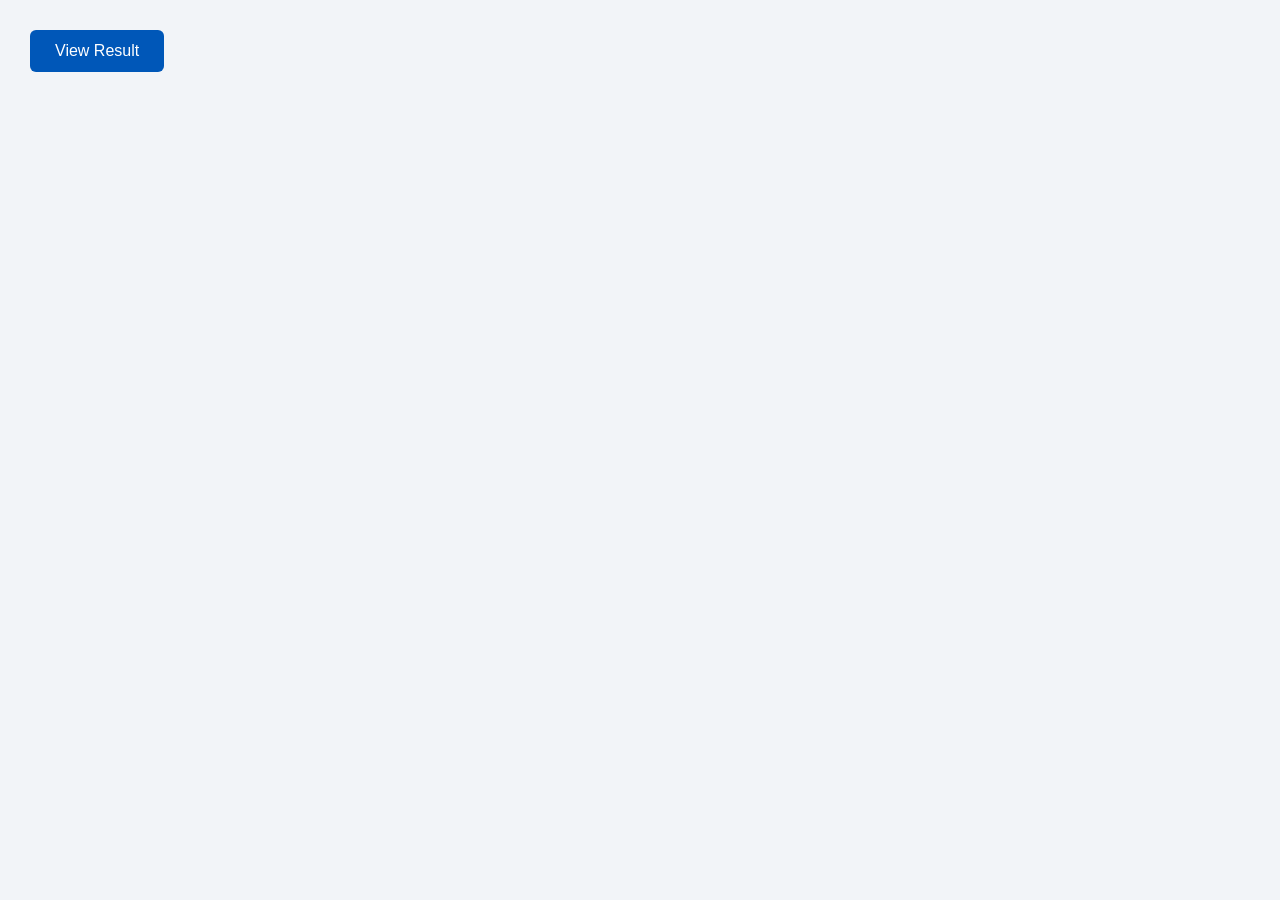
<file: index.html>
<!DOCTYPE html>
<html lang="en">
<head>
    <meta charset="UTF-8">
    <meta name="viewport" content="width=device-width, initial-scale=1.0">
    <title>Genesis Examination Portal</title>
    <link rel="stylesheet" href="style.css">
</head>
<body>


   <button onclick="window.location.href='result.html'">
    View Result
</button>


</body>
</html>
</file>
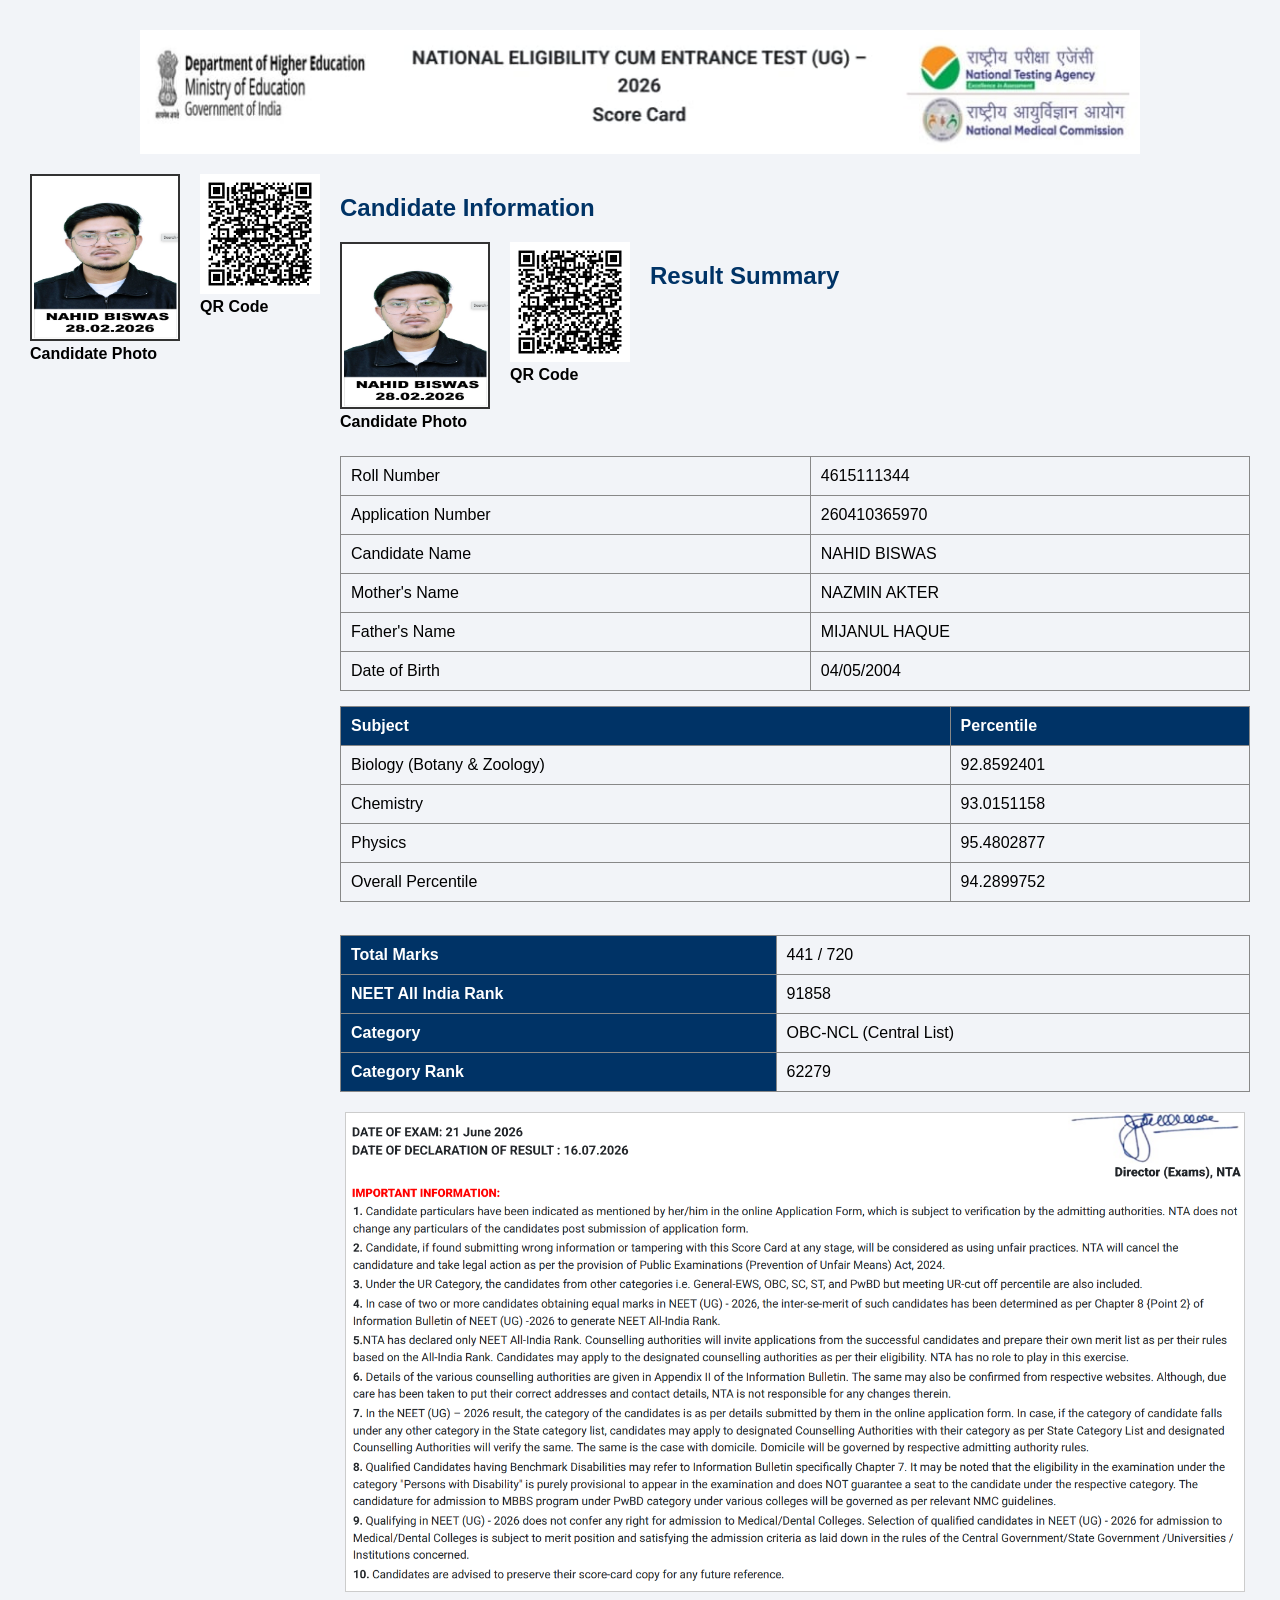
<file: result.html>
<!DOCTYPE html>
<html lang="en">
<head>
<meta charset="UTF-8">
<meta name="viewport" content="width=device-width, initial-scale=1.0">
<title>Genesis Examination Portal - Result</title>
<link rel="stylesheet" href="style.css">
</head>
</body>
<header class="result-header">
    <img src="WhatsApp Image 2026-07-17 at 10.54.49.jpeg"
         alt="Header"
         class="header-image">
</header>

<section class="candidate">

<div class="photo">
    <img src="Screenshot 2026-07-17 at 09.29.09.png" width="120" alt="Candidate Photo">
    <p><b>Candidate Photo</b></p>
</div>

<div class="qr">
    <img src="WhatsApp Image 2026-07-17 at 10.39.03.jpeg" width="120" alt="QR Code">
    <p><b>QR Code</b></p>
</div>

<div class="details">

<h2>Candidate Information</h2>

<table>

<tr><td>Roll Number</td><td>4615111344</td></tr>

<tr><td>Application Number</td><td>260410365970</td></tr>

<tr><td>Candidate Name</td><td>NAHID BISWAS</td></tr>

<tr><td>Mother's Name</td><td>NAZMIN AKTER</td></tr>

<tr><td>Father's Name</td><td>MIJANUL HAQUE</td></tr>

<tr><td>Date of Birth</td><td>04/05/2004</td></tr>
<section class="candidate">

<div class="photo">
    <img src="Screenshot 2026-07-17 at 09.29.09.png" width="120" alt="Candidate Photo">
    <p><b>Candidate Photo</b></p>
</div>

<div class="qr">
    <img src="WhatsApp Image 2026-07-17 at 10.39.03.jpeg" width="120" alt="QR Code">
    <p><b>QR Code</b></p>
</div>

<div class="details">
<h2>Result Summary</h2>

<table class="result-table">

<tr>
    <th>Subject</th>
    <th>Percentile</th>
</tr>

<tr>
    <td>Biology (Botany & Zoology)</td>
    <td>92.8592401</td>
</tr>

<tr>
    <td>Chemistry</td>
    <td>93.0151158</td>
</tr>

<tr>
    <td>Physics</td>
    <td>95.4802877</td>
</tr>

<tr>
    <td>Overall Percentile</td>
    <td>94.2899752</td>
</tr>

</table>

<br>

<table class="summary-table">

<tr>
    <th>Total Marks</th>
    <td>441 / 720</td>
</tr>

<tr>
    <th>NEET All India Rank</th>
    <td>91858</td>
</tr>

<tr>
    <th>Category</th>
    <td>OBC-NCL (Central List)</td>
</tr>

<tr>
    <th>Category Rank</th>
    <td>62279</td>
</tr>

</table>
<div class="marks-image">
    <img src="Screenshot 2026-07-17 at 11.15.14.png"
         alt="Marks Information">
</div>
</file>
<file: style.css>
*{
    margin:0;
    padding:0;
    box-sizing:border-box;
}

body{
    background:#f2f4f8;
    font-family:Arial, Helvetica, sans-serif;
    padding:30px;
}

.container{
    max-width:1000px;
    margin:auto;
    background:white;
    border:2px solid #1f3b73;
    padding:25px;
    box-shadow:0 0 15px rgba(0,0,0,.15);
}

header{
    text-align:center;
    margin-bottom:20px;
}

header h1{
    color:#002b5c;
    margin-bottom:8px;
}

header p{
    color:#666;
}

.candidate{
    display:flex;
    justify-content:space-between;
    gap:20px;
    margin-top:20px;
    margin-bottom:25px;
}

.photo{
    width:150px;
}

.photo img{
    width:100%;
    border:2px solid #333;
}

.details{
    flex:1;
}

table{
    width:100%;
    border-collapse:collapse;
    margin-top:15px;
}

table th,
table td{
    border:1px solid #888;
    padding:10px;
    text-align:left;
}

table th{
    background:#003366;
    color:white;
}

h2{
    margin-top:20px;
    color:#003366;
}

.buttons{
    text-align:center;
    margin-top:30px;
}

button{
    background:#0057b8;
    color:white;
    padding:12px 25px;
    border:none;
    border-radius:6px;
    cursor:pointer;
    font-size:16px;
}

button:hover{
    background:#003f85;
}
.result-header{
    width:100%;
    text-align:center;
    margin-bottom:20px;
}

.header-image{
    width:100%;
    max-width:1000px;
    height:auto;
    display:block;
    margin:auto;
}
.marks-image{
    margin:20px 0;
    text-align:center;
}

.marks-image img{
    width:100%;
    max-width:900px;
    height:auto;
    border:1px solid #ccc;
}
/* Print Layout */

@media print {

    body{
        background:white;
        padding:0;
    }

    .container{
        width:100%;
        max-width:100%;
        margin:0;
        border:none;
        box-shadow:none;
        padding:15px;
    }

    button{
        display:none;
    }

    .result-header{
        margin-bottom:10px;
    }

    table{
        page-break-inside:avoid;
    }

}
<button onclick="window.print()">
🖨 Print Result
</button>
<button onclick="window.print()">
📄 Download PDF
</button>
</file>
